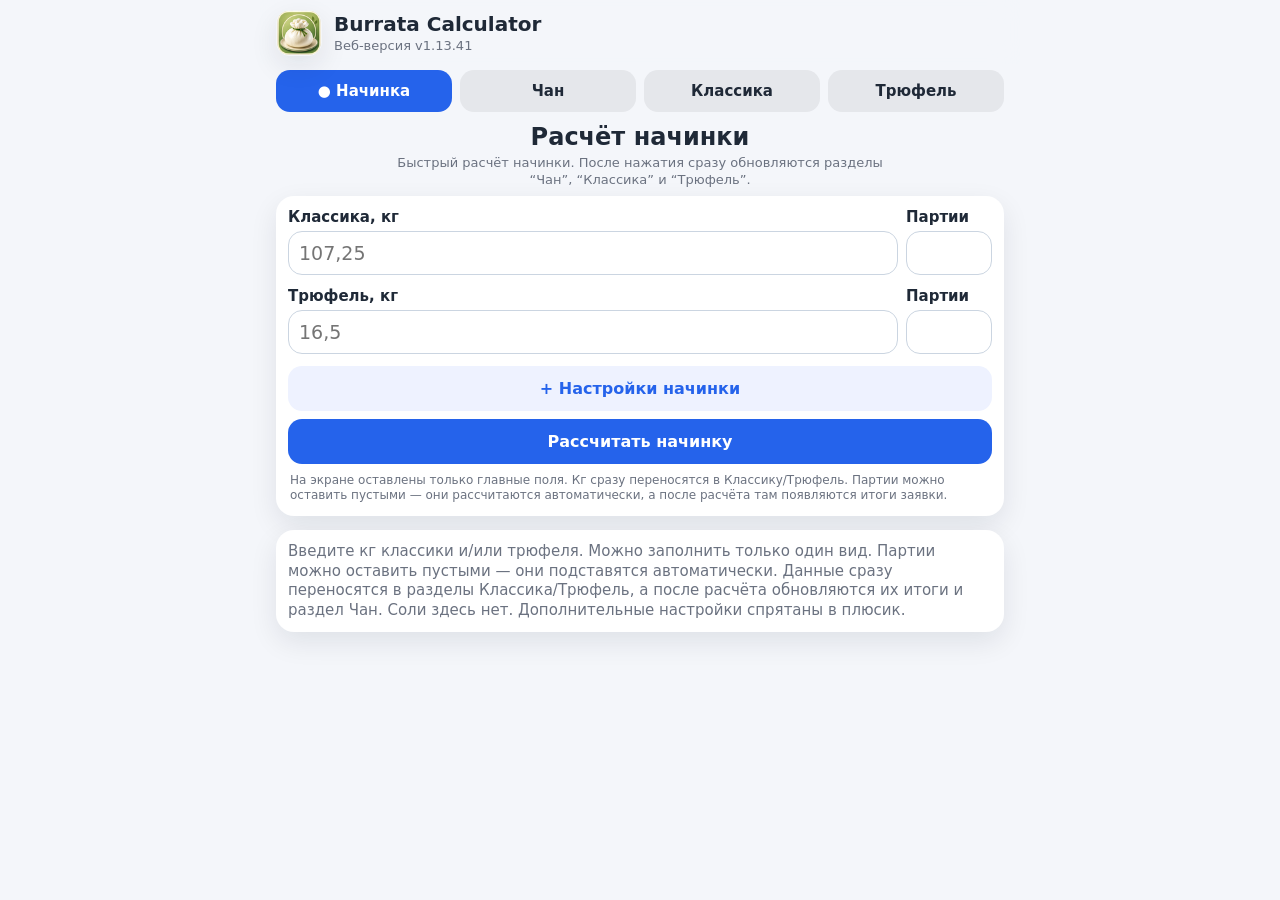
<file: index.html>
<!doctype html>
<html lang="ru">
<head>
  <meta charset="utf-8" />
  <meta name="viewport" content="width=device-width, initial-scale=1, viewport-fit=cover" />
  <meta http-equiv="Cache-Control" content="no-cache, no-store, must-revalidate" />
  <meta http-equiv="Pragma" content="no-cache" />
  <meta http-equiv="Expires" content="0" />
  <meta name="theme-color" content="#2563EB" />
  <meta name="apple-mobile-web-app-capable" content="yes" />
  <meta name="apple-mobile-web-app-status-bar-style" content="default" />
  <meta name="apple-mobile-web-app-title" content="Burrata" />
  <title>Burrata Calculator v1.13.41</title>
  <link rel="manifest" href="manifest.webmanifest?v=11341" />
  <link rel="apple-touch-icon" href="icons/icon-180.png" />
  <link rel="icon" type="image/png" sizes="192x192" href="icons/icon-192.png" />
  <link rel="stylesheet" href="styles.css?v=11341" />
</head>
<body>
  <div class="app-shell">
    <header class="app-top">
      <div class="brand">
        <img src="icons/icon-72.png" alt="" class="brand-icon" />
        <div>
          <h1>Burrata Calculator</h1>
          <p>Веб-версия v1.13.41</p>
        </div>
      </div>
    </header>

    <nav class="tabs" aria-label="Разделы калькулятора">
      <button class="tab active" data-tab="filling">● Начинка</button>
      <button class="tab" data-tab="chan">Чан</button>
      <button class="tab" data-tab="burrata">Классика</button>
      <button class="tab" data-tab="truffle">Трюфель</button>
    </nav>

    <main id="swipeArea" class="pages">
      <section class="page active" id="page-filling">
        <div class="page-title compact-title">
          <h2>Расчёт начинки</h2>
          <p>Быстрый расчёт начинки. После нажатия сразу обновляются разделы “Чан”, “Классика” и “Трюфель”.</p>
        </div>

        <div class="card input-card compact-card">
          <div class="quick-grid">
            <div>
              <label class="field-label" for="fillingClassicKg">Классика, кг</label>
              <input id="fillingClassicKg" class="main-input compact-input" inputmode="decimal" placeholder="107,25" />
            </div>
            <div>
              <label class="field-label" for="fillingClassicParties">Партии</label>
              <input id="fillingClassicParties" class="main-input compact-input" inputmode="numeric" />
            </div>
            <div>
              <label class="field-label" for="fillingTruffleKg">Трюфель, кг</label>
              <input id="fillingTruffleKg" class="main-input compact-input" inputmode="decimal" placeholder="16,5" />
            </div>
            <div>
              <label class="field-label" for="fillingTruffleParties">Партии</label>
              <input id="fillingTruffleParties" class="main-input compact-input" inputmode="numeric" />
            </div>
          </div>
          <button class="secondary-btn compact-toggle-btn" id="toggleFillingAdvanced">+ Настройки начинки</button>
          <div class="filling-advanced hidden" id="fillingAdvancedPanel">
            <div class="quick-grid mini-settings-grid advanced-settings-grid">
              <div>
                <label class="field-label" for="fillingOtkPerParty">ОТК на партию, шт</label>
                <input id="fillingOtkPerParty" class="main-input compact-input" inputmode="numeric" placeholder="5" />
              </div>
              <div>
                <label class="field-label" for="fillingClassicExtraPieces">Доп. шт. классика</label>
                <input id="fillingClassicExtraPieces" class="main-input compact-input" inputmode="numeric" placeholder="0" />
              </div>
              <div>
                <label class="field-label" for="fillingTruffleExtraPieces">Доп. шт. трюфель</label>
                <input id="fillingTruffleExtraPieces" class="main-input compact-input" inputmode="numeric" placeholder="0" />
              </div>
              <div>
                <label class="field-label" for="fillingClassicBowlCapacityG">Классика: макс. в 1 тазу, г</label>
                <input id="fillingClassicBowlCapacityG" class="main-input compact-input" inputmode="decimal" placeholder="3000" />
              </div>
              <div>
                <label class="field-label" for="fillingTruffleBowlCapacityG">Трюфель: макс. в 1 тазу, г</label>
                <input id="fillingTruffleBowlCapacityG" class="main-input compact-input" inputmode="decimal" placeholder="2100" />
              </div>
            </div>
          </div>
          <button class="primary-btn" id="calcFilling">Рассчитать начинку</button>
          <button class="secondary-btn hidden" id="copyFilling">Скопировать расчёт</button>
          <p class="hint compact-hint">На экране оставлены только главные поля. Кг сразу переносятся в Классику/Трюфель. Партии можно оставить пустыми — они рассчитаются автоматически, а после расчёта там появляются итоги заявки.</p>
        </div>

        <div id="fillingResults" class="results compact-results"></div>
      </section>

      <section class="page" id="page-chan">
        <div class="page-title">
          <h2>Калькулятор чана</h2>
          <p>Смахни вбок, чтобы перейти между классикой, трюфелем и чаном.</p>
        </div>

        <div class="card input-card chan-settings-card">
          <button class="secondary-btn" id="openSettingsFromChan">Настройки чана</button>
          <button class="primary-btn hidden" id="calcChan" style="display:none!important">Рассчитать чан из начинки</button>
          <button class="secondary-btn hidden" id="copyChan" style="display:none!important">Скопировать расчёт чана</button>
        </div>

        <section class="settings-panel hidden" id="chanSettingsPanel">
          <div class="card">
            <h3>Коэффициент лимонной кислоты</h3>
            <p class="hint">Для каждого рассчитанного чана можно задать свой коэффициент. Количество полей меняется автоматически по количеству чанов.</p>
            <div class="setting-row chan-acid-all-row">
              <label for="chan-acid-all">Один коэффициент для всех чанов</label>
              <input class="setting-input" id="chan-acid-all" inputmode="decimal" placeholder="Например, 1,35" />
              <button class="primary-btn" id="applyChanAcidAll" type="button">Применить лимонку ко всем чанам</button>
            </div>
            <div id="chanAcidSettingsFields"></div>
            <div class="settings-actions">
              <button class="primary-btn" id="saveChanSettings">Сохранить</button>
              <button class="secondary-btn" id="resetChanSettings">Сбросить</button>
            </div>
          </div>
        </section>

        <div id="chanResults" class="results"></div>
      </section>

      <section class="page" id="page-burrata">
        <div class="page-title">
          <h2>Калькулятор классики</h2>
          <p>Расчёт классики: заявка, молоко, начинка, тазы, страчителла и сливки на таз.</p>
        </div>

        <div class="card input-card">
          <button class="secondary-btn product-source-toggle" id="toggleBurrataSource" type="button">Классика: — кг • Партии: —</button>
          <div class="product-source-panel hidden" id="burrataSourcePanel">
            <label class="field-label" for="burrataKg">Заявка классики, кг</label>
            <p class="hint">Кг автоматически берутся из первого раздела “Начинка”, но здесь можно изменить вручную.</p>
            <input id="burrataKg" class="main-input" inputmode="decimal" placeholder="Например: 107,25" />
            <label class="field-label top-space" for="burrataManualParties">Количество партий вручную</label>
            <p class="hint">Партии можно не указывать — тогда они считаются автоматически. Коробки по партиям задают число партий и распределение штук, но не меняют общее количество: оно всегда считается по заявке × 8.</p>
            <input id="burrataManualParties" class="main-input" inputmode="numeric" placeholder="Например: 4 или 5" />
          </div>
          <label class="field-label top-space" for="burrataBoxesByParty">Коробки по партиям</label>
          <p class="hint">Пример: 20/41/41/41. В одной коробке 6 штук. Если коробок недостаточно для штук по заявке, расчёт покажет ошибку. ОТК в коробки не входит.</p>
          <input id="burrataBoxesByParty" class="main-input" inputmode="text" placeholder="Например: 20/41/41/41" />
          <button class="secondary-btn optional-toggle" id="toggleBurrataExtra">+ Дополнительно</button>
          <div class="optional-panel hidden" id="burrataExtraPanel">
            <label class="field-label top-space" for="burrataExtraPieces">Дополнительные штуки</label>
            <p class="hint">Добавляются сверх заявки и сверх ОТК. Можно оставить пустым.</p>
            <input id="burrataExtraPieces" class="main-input" inputmode="numeric" placeholder="Например: 6" />
          </div>
          <button class="primary-btn" id="calcBurrata">Рассчитать</button>
          <button class="secondary-btn hidden" id="copyBurrata">Скопировать расчёт</button>
          <button class="secondary-btn" id="toggleSettings">Показать настройки формул</button>
        </div>

        <section class="settings-panel hidden" id="settingsPanel">
          <div class="card">
            <h3>Настройки формул</h3>
            <p class="hint">Коэффициенты сохраняются на устройстве. Для трюфеля отдельные лимиты партий: по умолчанию меньше 20 кг — 1 партия, от 20 кг — 2 партии, от 30 кг — 3 партии.</p>
            <div id="settingsFields"></div>
            <div class="settings-actions">
              <button class="primary-btn" id="saveSettings">Сохранить</button>
              <button class="secondary-btn" id="resetSettings">Сбросить</button>
            </div>
          </div>
        </section>

        <div id="burrataResults" class="results"></div>
      </section>

      <section class="page" id="page-truffle">
        <div class="page-title">
          <h2>Калькулятор трюфеля</h2>
          <p>Трюфель: меньше 20 кг — 1 партия, от 20 кг — 2 партии, от 30 кг — 3 партии.</p>
        </div>

        <div class="card input-card">
          <button class="secondary-btn product-source-toggle" id="toggleTruffleSource" type="button">Трюфель: — кг • Партии: —</button>
          <div class="product-source-panel hidden" id="truffleSourcePanel">
            <label class="field-label" for="truffleKg">Заявка трюфеля, кг</label>
            <p class="hint">Кг автоматически берутся из первого раздела “Начинка”, но здесь можно изменить вручную.</p>
            <input id="truffleKg" class="main-input" inputmode="decimal" placeholder="Например: 16,5" />
            <label class="field-label top-space" for="truffleManualParties">Количество партий вручную</label>
            <p class="hint">Партии можно не указывать — тогда они считаются автоматически. Коробки по партиям задают число партий и распределение штук, но не меняют общее количество: оно всегда считается по заявке × 8.</p>
            <input id="truffleManualParties" class="main-input" inputmode="numeric" placeholder="Например: 1 или 2" />
          </div>
          <label class="field-label top-space" for="truffleBoxesByParty">Коробки по партиям</label>
          <p class="hint">Пример: 22. В одной коробке 6 штук. Если коробок недостаточно для штук по заявке, расчёт покажет ошибку. ОТК в коробки не входит.</p>
          <input id="truffleBoxesByParty" class="main-input" inputmode="text" placeholder="Например: 22" />
          <button class="secondary-btn optional-toggle" id="toggleTruffleExtra">+ Дополнительно</button>
          <div class="optional-panel hidden" id="truffleExtraPanel">
            <label class="field-label top-space" for="truffleExtraPieces">Дополнительные штуки</label>
            <p class="hint">Добавляются сверх заявки и сверх ОТК. Можно оставить пустым.</p>
            <input id="truffleExtraPieces" class="main-input" inputmode="numeric" placeholder="Например: 6" />
          </div>
          <button class="primary-btn" id="calcTruffle">Рассчитать трюфель</button>
          <button class="secondary-btn hidden" id="copyTruffle">Скопировать расчёт трюфеля</button>
          <button class="secondary-btn" id="openSettingsFromTruffle">Изменить настройки формул</button>
        </div>

        <div id="truffleResults" class="results"></div>
      </section>
    </main>
  </div>

  <div id="toast" class="toast hidden"></div>
  <script src="app.js?v=11341"></script>
</body>
</html>
</file>
<file: styles.css>
:root {
  --bg: #f4f6fa;
  --card: #ffffff;
  --text: #1f2937;
  --muted: #6b7280;
  --primary: #2563eb;
  --success: #16a34a;
  --warning: #f59e0b;
  --danger: #991b1b;
  --soft-blue: #dbeafe;
  --soft-green: #dcfce7;
  --soft-orange: #fef3c7;
  --soft-red: #fee2e2;
  --border: #cbd5e1;
  --shadow: 0 10px 28px rgba(15, 23, 42, .09);
  font-family: system-ui, -apple-system, BlinkMacSystemFont, "Segoe UI", sans-serif;
}

* { box-sizing: border-box; }

body {
  margin: 0;
  color: var(--text);
  background: var(--bg);
  -webkit-font-smoothing: antialiased;
}

button, input { font: inherit; }

.app-shell {
  width: min(760px, 100%);
  margin: 0 auto;
  min-height: 100vh;
  background: var(--bg);
}

.app-top {
  position: sticky;
  top: 0;
  z-index: 10;
  padding: calc(10px + env(safe-area-inset-top)) 16px 8px;
  background: rgba(244, 246, 250, .92);
  backdrop-filter: blur(14px);
}

.brand {
  display: flex;
  align-items: center;
  gap: 12px;
}

.brand-icon {
  width: 46px;
  height: 46px;
  border-radius: 14px;
  box-shadow: var(--shadow);
}

.brand h1 {
  margin: 0;
  font-size: 20px;
  line-height: 1.15;
}

.brand p {
  margin: 2px 0 0;
  color: var(--muted);
  font-size: 13px;
}

.tabs {
  position: sticky;
  top: calc(64px + env(safe-area-inset-top));
  z-index: 9;
  display: grid;
  grid-template-columns: repeat(4, 1fr);
  gap: 8px;
  padding: 6px 16px 10px;
  background: rgba(244, 246, 250, .94);
  backdrop-filter: blur(14px);
}

.tab {
  border: 0;
  border-radius: 14px;
  padding: 12px 8px;
  color: var(--text);
  background: #e5e7eb;
  font-weight: 800;
  font-size: 15px;
}

.tab.active {
  color: #fff;
  background: var(--primary);
}

.pages { padding: 0 16px 24px; }
.page { display: none; }
.page.active { display: block; }

.page-title {
  text-align: center;
  padding: 4px 0 12px;
}

.page-title h2 {
  margin: 0;
  font-size: 28px;
  line-height: 1.1;
}

.page-title p {
  margin: 7px auto 0;
  max-width: 520px;
  color: var(--muted);
  font-size: 14px;
  line-height: 1.25;
}

.card {
  background: var(--card);
  border-radius: 18px;
  padding: 16px;
  box-shadow: var(--shadow);
  margin: 0 0 14px;
}

.input-card h3,
.settings-panel h3 {
  margin: 0 0 6px;
  font-size: 19px;
}

.field-label {
  display: block;
  font-weight: 800;
  font-size: 15px;
  margin-bottom: 5px;
}

.top-space { margin-top: 12px; }

.hint {
  margin: 0 0 12px;
  color: var(--muted);
  font-size: 13px;
  line-height: 1.3;
}

.main-input,
.setting-input {
  width: 100%;
  border: 1px solid var(--border);
  outline: none;
  border-radius: 14px;
  background: #fff;
  color: var(--text);
}

.main-input {
  padding: 13px 12px;
  font-size: 22px;
  margin-bottom: 12px;
}

.setting-input {
  padding: 9px 10px;
  font-size: 17px;
}

.main-input:focus,
.setting-input:focus {
  border-color: var(--primary);
  box-shadow: 0 0 0 3px rgba(37, 99, 235, .14);
}

.primary-btn,
.secondary-btn {
  width: 100%;
  border: 0;
  border-radius: 14px;
  padding: 13px 12px;
  font-weight: 850;
  margin-top: 8px;
}

.primary-btn {
  color: #fff;
  background: var(--primary);
}

.secondary-btn {
  color: var(--text);
  background: #e5e7eb;
}

.settings-panel { margin-top: 14px; }
.settings-group-title {
  color: var(--primary);
  font-size: 15px;
  font-weight: 850;
  padding-top: 10px;
  margin: 0 0 5px;
}

.setting-row { margin: 0 0 10px; }
.setting-row label {
  display: block;
  color: var(--muted);
  font-size: 13px;
  line-height: 1.25;
  margin-bottom: 5px;
}
.settings-actions {
  display: grid;
  grid-template-columns: 1fr 1fr;
  gap: 8px;
  margin-top: 8px;
}
.settings-actions button { margin: 0; }

.results { margin-top: 14px; }
.header-card {
  background: var(--primary);
  color: #fff;
  border-radius: 20px;
  padding: 18px 16px;
  margin-bottom: 14px;
  box-shadow: var(--shadow);
}
.header-card .kicker {
  font-weight: 800;
  font-size: 15px;
}
.header-card .big {
  font-weight: 900;
  font-size: 29px;
  line-height: 1.1;
  margin: 5px 0;
}
.header-card .filling-parties-big {
  margin-top: 8px;
  margin-bottom: 0;
}
.header-card .sub {
  color: #eaf2ff;
  font-size: 14px;
  line-height: 1.25;
}

.section-title {
  font-weight: 900;
  font-size: 20px;
  margin: 18px 2px 8px;
}

.metrics-grid {
  display: grid;
  grid-template-columns: 1fr 1fr;
  gap: 8px;
  margin-bottom: 14px;
}

.metric {
  min-height: 92px;
  border-radius: 16px;
  padding: 13px 12px;
}
.metric .value {
  font-size: 21px;
  font-weight: 900;
  line-height: 1.1;
  overflow-wrap: anywhere;
}
.metric .label {
  color: #374151;
  font-size: 12px;
  margin-top: 5px;
  line-height: 1.15;
}
.soft-blue { background: var(--soft-blue); color: var(--primary); }
.soft-green { background: var(--soft-green); color: var(--success); }
.soft-orange { background: var(--soft-orange); color: var(--warning); }
.soft-red { background: var(--soft-red); color: var(--danger); }

.line {
  display: flex;
  align-items: flex-start;
  gap: 12px;
  padding: 5px 0;
}
.line .label {
  flex: 1;
  color: var(--muted);
  font-size: 14px;
}
.line .val {
  flex: 1;
  color: var(--text);
  text-align: right;
  font-size: 15px;
  font-weight: 800;
  overflow-wrap: anywhere;
}
.line.strong .val { font-weight: 950; }
.line.strong.primary .val { color: var(--primary); }
.line.strong.success .val { color: var(--success); }
.line.strong.warning .val { color: var(--warning); }

.divider {
  height: 1px;
  background: #e5e7eb;
  margin: 9px 0;
}

.party-title,
.chan-title {
  margin: 0 0 8px;
  font-size: 22px;
}

.note-card {
  background: #fff7ed;
  color: #9a3412;
  font-size: 13px;
  line-height: 1.25;
}

.error-card {
  background: var(--soft-red);
  color: #7f1d1d;
}
.error-card h3 { margin: 0 0 6px; color: var(--danger); }

.hidden { display: none !important; }

.toast {
  position: fixed;
  left: 16px;
  right: 16px;
  bottom: calc(16px + env(safe-area-inset-bottom));
  z-index: 1000;
  width: min(520px, calc(100% - 32px));
  margin: 0 auto;
  background: rgba(17, 24, 39, .95);
  color: #fff;
  border-radius: 14px;
  padding: 13px 14px;
  text-align: center;
  box-shadow: var(--shadow);
}

@media (max-width: 360px) {
  .tabs { gap: 5px; }
  .tab { font-size: 13px; padding: 11px 4px; }
  .metrics-grid { grid-template-columns: 1fr; }
  .header-card .big { font-size: 25px; }
}


/* v1.13.9: компактная главная страница расчёта начинки */
.compact-title { padding-top: 2px; padding-bottom: 8px; }
.compact-title h2 { font-size: 24px; }
.compact-title p { font-size: 13px; margin-top: 5px; }
.compact-card { padding: 12px; }
.quick-grid {
  display: grid;
  grid-template-columns: 1fr 86px;
  gap: 8px;
  align-items: end;
}
.compact-input {
  font-size: 19px;
  padding: 10px 10px;
  margin-bottom: 4px;
}
.compact-hint { margin: 9px 2px 0; font-size: 12px; }
.compact-results .header-card { padding: 14px 13px; margin-bottom: 10px; }
.compact-results .header-card .big { font-size: 24px; }
.compact-results .metrics-grid { gap: 7px; margin-bottom: 10px; }
.compact-results .metric { min-height: 74px; padding: 10px; }
.compact-results .metric .value { font-size: 18px; }
.compact-results .metric .label { font-size: 11px; }
.compact-results .card { padding: 12px; margin-bottom: 10px; }
.compact-results .section-title { font-size: 18px; margin-top: 12px; }
@media (max-width: 390px) {
  .tab { font-size: 12px; padding: 10px 3px; }
  .tabs { gap: 5px; padding-left: 10px; padding-right: 10px; }
}
@media (max-width: 340px) {
  .quick-grid { grid-template-columns: 1fr 74px; }
  .compact-input { font-size: 17px; }
}

/* v1.13.10: настройки только для главной страницы начинки */
.mini-settings-grid {
  grid-template-columns: 1fr;
  margin-top: 4px;
  margin-bottom: 8px;
}


/* v1.13.11: лишние поля спрятаны в плюсики */
.compact-toggle-btn,
.optional-toggle {
  margin-top: 8px;
  background: #eef2ff;
  color: var(--primary);
}
.filling-advanced,
.optional-panel {
  margin-top: 8px;
  padding: 10px;
  border: 1px solid #e5e7eb;
  border-radius: 16px;
  background: #f8fafc;
}
.advanced-settings-grid {
  grid-template-columns: 1fr 1fr;
}
.advanced-settings-grid .field-label {
  font-size: 13px;
}
.optional-panel .main-input {
  margin-bottom: 4px;
}
@media (max-width: 390px) {
  .advanced-settings-grid { grid-template-columns: 1fr; }
}

/* v1.13.15: сворачиваемый блок «Классика / трюфель» */
.collapsible-section {
  margin: 8px 0 12px;
}
.collapsible-summary {
  cursor: pointer;
  list-style: none;
  user-select: none;
  display: flex;
  align-items: center;
  justify-content: space-between;
  padding: 10px 12px;
  border-radius: 16px;
  background: #eef2ff;
  color: var(--primary);
}
.collapsible-summary::-webkit-details-marker { display: none; }
.collapsible-summary::after {
  content: '+';
  font-weight: 900;
  font-size: 22px;
  line-height: 1;
}
.collapsible-section[open] .collapsible-summary::after {
  content: '−';
}
.collapsible-body {
  margin-top: 8px;
}


/* v1.13.18: заявка и партии классики/трюфеля спрятаны в сворачиваемую панель */
.product-source-toggle {
  margin-top: 0;
  margin-bottom: 12px;
  text-align: left;
  background: #eef2ff;
  color: var(--primary);
  line-height: 1.25;
  display: flex;
  align-items: center;
  justify-content: space-between;
  gap: 10px;
}
.product-source-toggle::after {
  content: '+';
  font-size: 22px;
  line-height: 1;
  font-weight: 950;
  flex: 0 0 auto;
}
.product-source-toggle.open::after {
  content: '−';
}
.product-source-panel {
  margin: 0 0 12px;
  padding: 12px;
  border: 1px solid #e5e7eb;
  border-radius: 16px;
  background: #f8fafc;
}
.product-source-panel .main-input:last-child {
  margin-bottom: 4px;
}

/* v1.13.28: общий коэффициент лимонки для всех чанов */
.chan-acid-all-row {
  padding-bottom: 18px;
  margin-bottom: 14px;
  border-bottom: 1px solid rgba(127, 127, 127, 0.18);
}
.chan-acid-all-row .primary-btn {
  width: 100%;
  margin-top: 10px;
}
</file>
